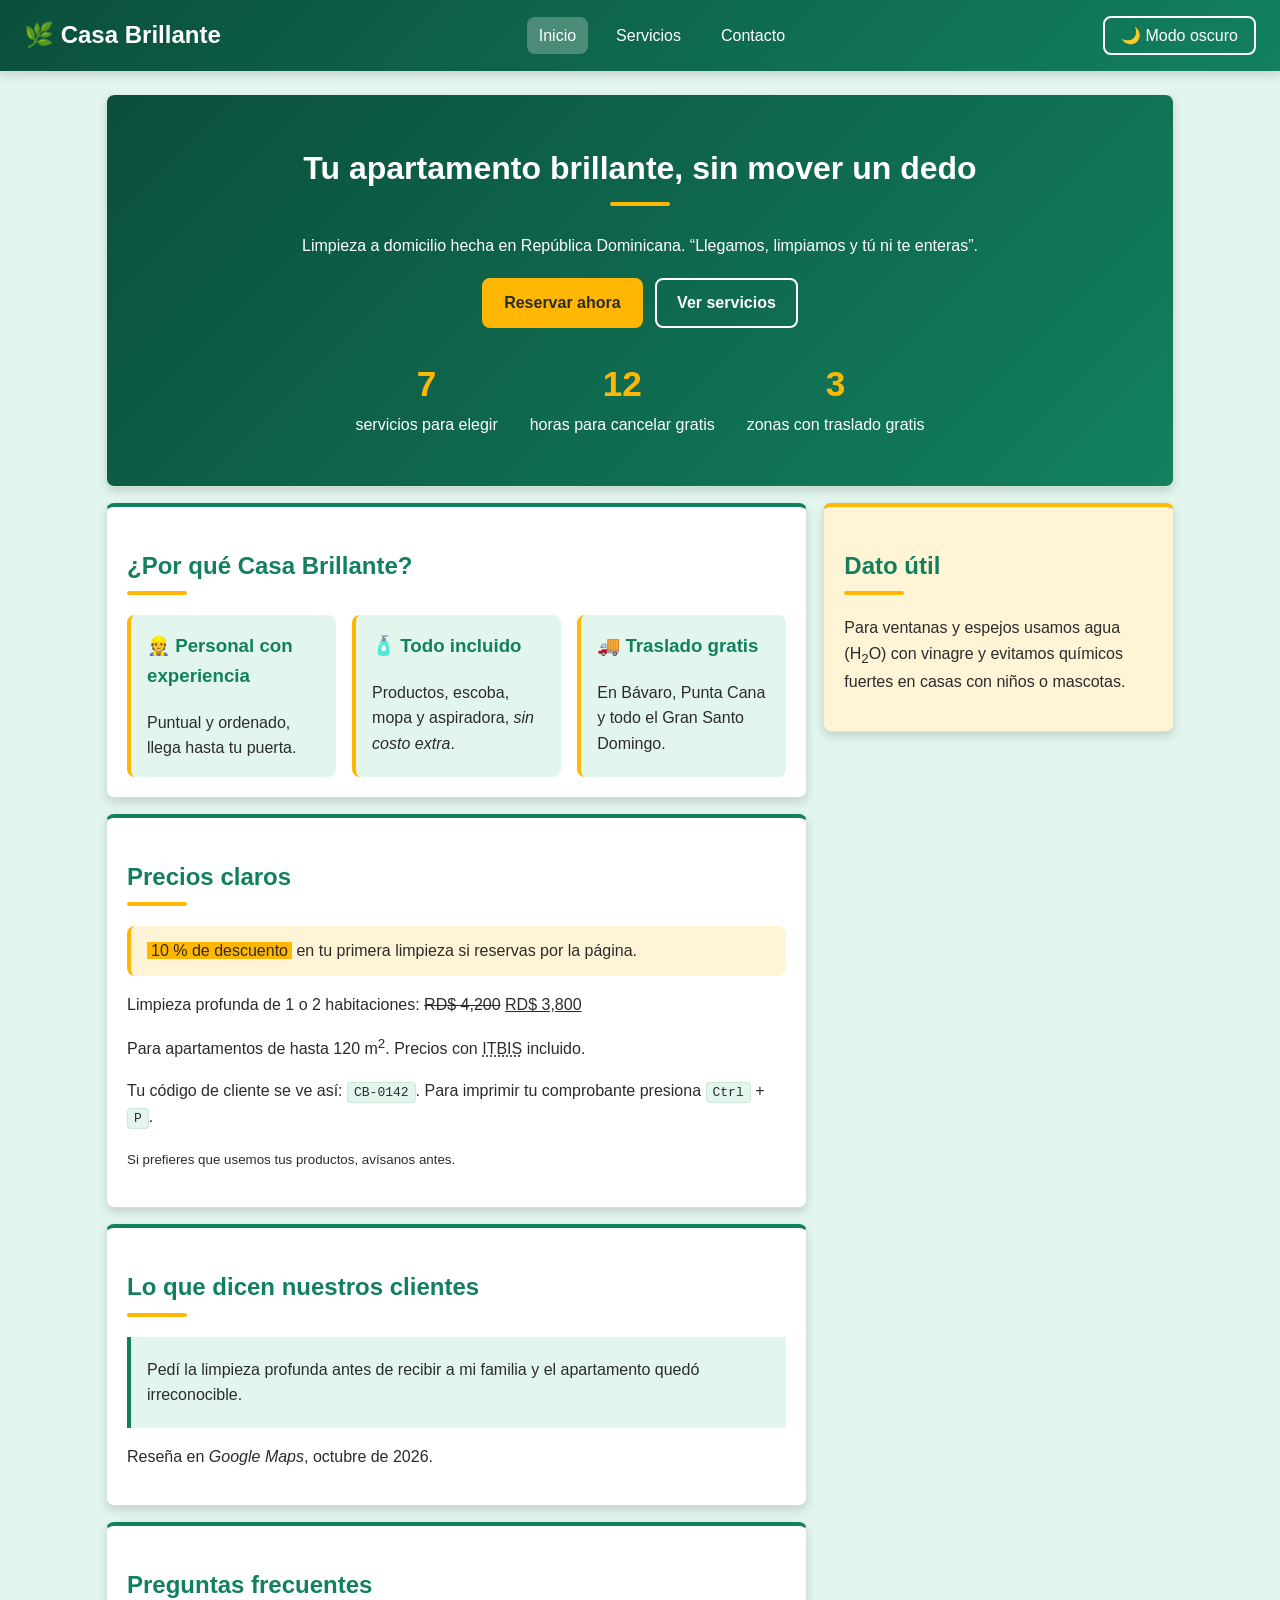
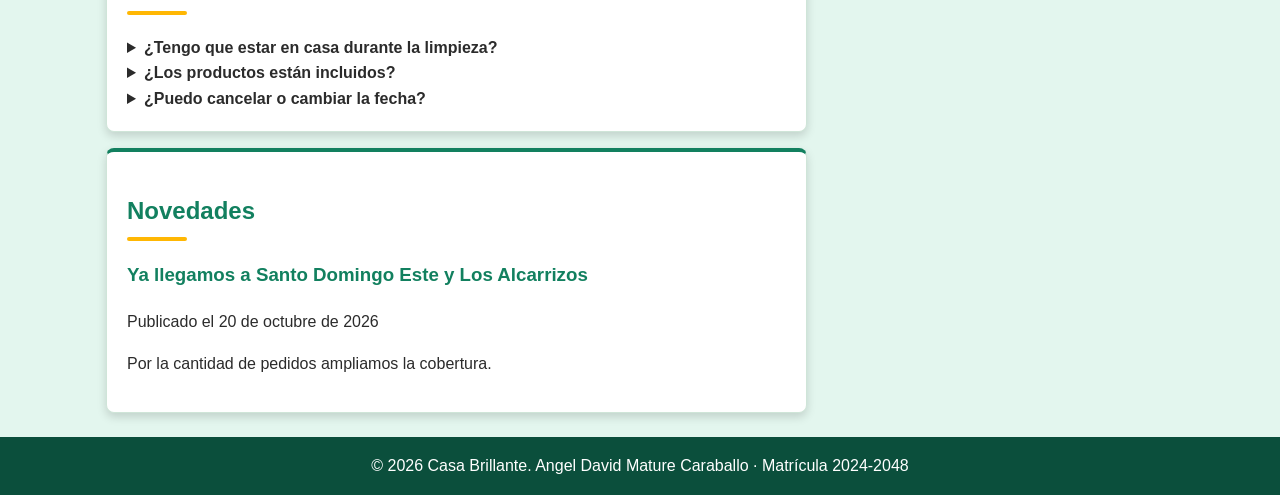
<file: index.html>
<!DOCTYPE html>
<html lang="es">
<head>
  <meta charset="UTF-8">
  <meta name="viewport" content="width=device-width, initial-scale=1.0">
  <title>Casa Brillante | Limpieza de apartamentos a domicilio</title>
  <meta name="description" content="Casa Brillante limpia tu apartamento en Punta Cana sin que salgas de casa. Personal con experiencia, productos incluidos y precios claros.">
  <link rel="stylesheet" href="css/estilos.css">
  <script src="js/app.js" defer></script>
</head>
<body>

  <header>
    <h1>🌿 Casa Brillante</h1>
    <button id="btnMenu" type="button" aria-expanded="false" aria-controls="menu">☰ Menú</button>
    <nav>
      <ul id="menu">
        <li><a href="index.html" aria-current="page">Inicio</a></li>
        <li><a href="servicios.html">Servicios</a></li>
        <li><a href="contacto.html">Contacto</a></li>
      </ul>
    </nav>
    <button id="btnOscuro" type="button">🌙 Modo oscuro</button>
  </header>

  <main>

    <section class="hero">
      <h2>Tu apartamento brillante, sin mover un dedo</h2>
      <p>Limpieza a domicilio hecha en República Dominicana. <q>Llegamos, limpiamos y tú ni te enteras</q>.</p>
      <p>
        <a class="boton" href="contacto.html#formulario">Reservar ahora</a>
        <a class="boton secundario" href="servicios.html">Ver servicios</a>
      </p>
      <ul class="estadisticas">
        <li><strong class="numero" data-meta="7">7</strong> servicios para elegir</li>
        <li><strong class="numero" data-meta="12">12</strong> horas para cancelar gratis</li>
        <li><strong class="numero" data-meta="3">3</strong> zonas con traslado gratis</li>
      </ul>
    </section>

    <section>
      <h2>¿Por qué <strong>Casa Brillante</strong>?</h2>
      <ul class="beneficios">
        <li>
          <h3>👷 Personal con experiencia</h3>
          <p>Puntual y ordenado, llega hasta tu puerta.</p>
        </li>
        <li>
          <h3>🧴 Todo incluido</h3>
          <p>Productos, escoba, mopa y aspiradora, <em>sin costo extra</em>.</p>
        </li>
        <li>
          <h3>🚚 Traslado gratis</h3>
          <p>En Bávaro, Punta Cana y todo el Gran Santo Domingo.</p>
        </li>
      </ul>
    </section>

    <section>
      <h2>Precios claros</h2>
      <p class="oferta"><mark>10 % de descuento</mark> en tu primera limpieza si reservas por la página.</p>
      <p>Limpieza profunda de 1 o 2 habitaciones: <del>RD$ 4,200</del> <ins>RD$ 3,800</ins></p>
      <p>
        Para apartamentos de hasta 120 m<sup>2</sup>. Precios con
        <abbr title="Impuesto sobre Transferencias de Bienes Industrializados y Servicios">ITBIS</abbr> incluido.
      </p>
      <p>
        Tu código de cliente se ve así: <code>CB-0142</code>.
        Para imprimir tu comprobante presiona <kbd>Ctrl</kbd> + <kbd>P</kbd>.
      </p>
      <p><small>Si prefieres que usemos tus productos, avísanos antes.</small></p>
    </section>

    
    <section>
      <h2>Lo que dicen nuestros clientes</h2>
      <blockquote>
        <p>Pedí la limpieza profunda antes de recibir a mi familia y el apartamento quedó irreconocible.</p>
      </blockquote>
      <p>Reseña en <cite>Google Maps</cite>, octubre de 2026.</p>
    </section>

    <section>
      <h2>Preguntas frecuentes</h2>
      <details>
        <summary>¿Tengo que estar en casa durante la limpieza?</summary>
        <p>No es obligatorio. Puedes dejar instrucciones y coordinar con tu portería.</p>
      </details>
      <details>
        <summary>¿Los productos están incluidos?</summary>
        <p>Sí. Llevamos productos, trapos, escoba, mopa y aspiradora.</p>
      </details>
      <details>
        <summary>¿Puedo cancelar o cambiar la fecha?</summary>
        <p>Sí. Hasta 12 horas antes es gratis; después se cobra el 25 % del servicio.</p>
      </details>
    </section>

    <article>
      <h2>Novedades</h2>
      <h3>Ya llegamos a Santo Domingo Este y Los Alcarrizos</h3>
      <p>Publicado el <time datetime="2026-10-20">20 de octubre de 2026</time></p>
      <p>Por la cantidad de pedidos ampliamos la cobertura.</p>
    </article>

    <aside>
      <h2>Dato útil</h2>
      <p>Para ventanas y espejos usamos agua (H<sub>2</sub>O) con vinagre y evitamos químicos fuertes en casas con niños o mascotas.</p>
    </aside>

  </main>

  <footer>
    <p>© <span id="anio">2026</span> Casa Brillante. Angel David Mature Caraballo · Matrícula 2024-2048</p>
  </footer>
</body>
</html>
</file>
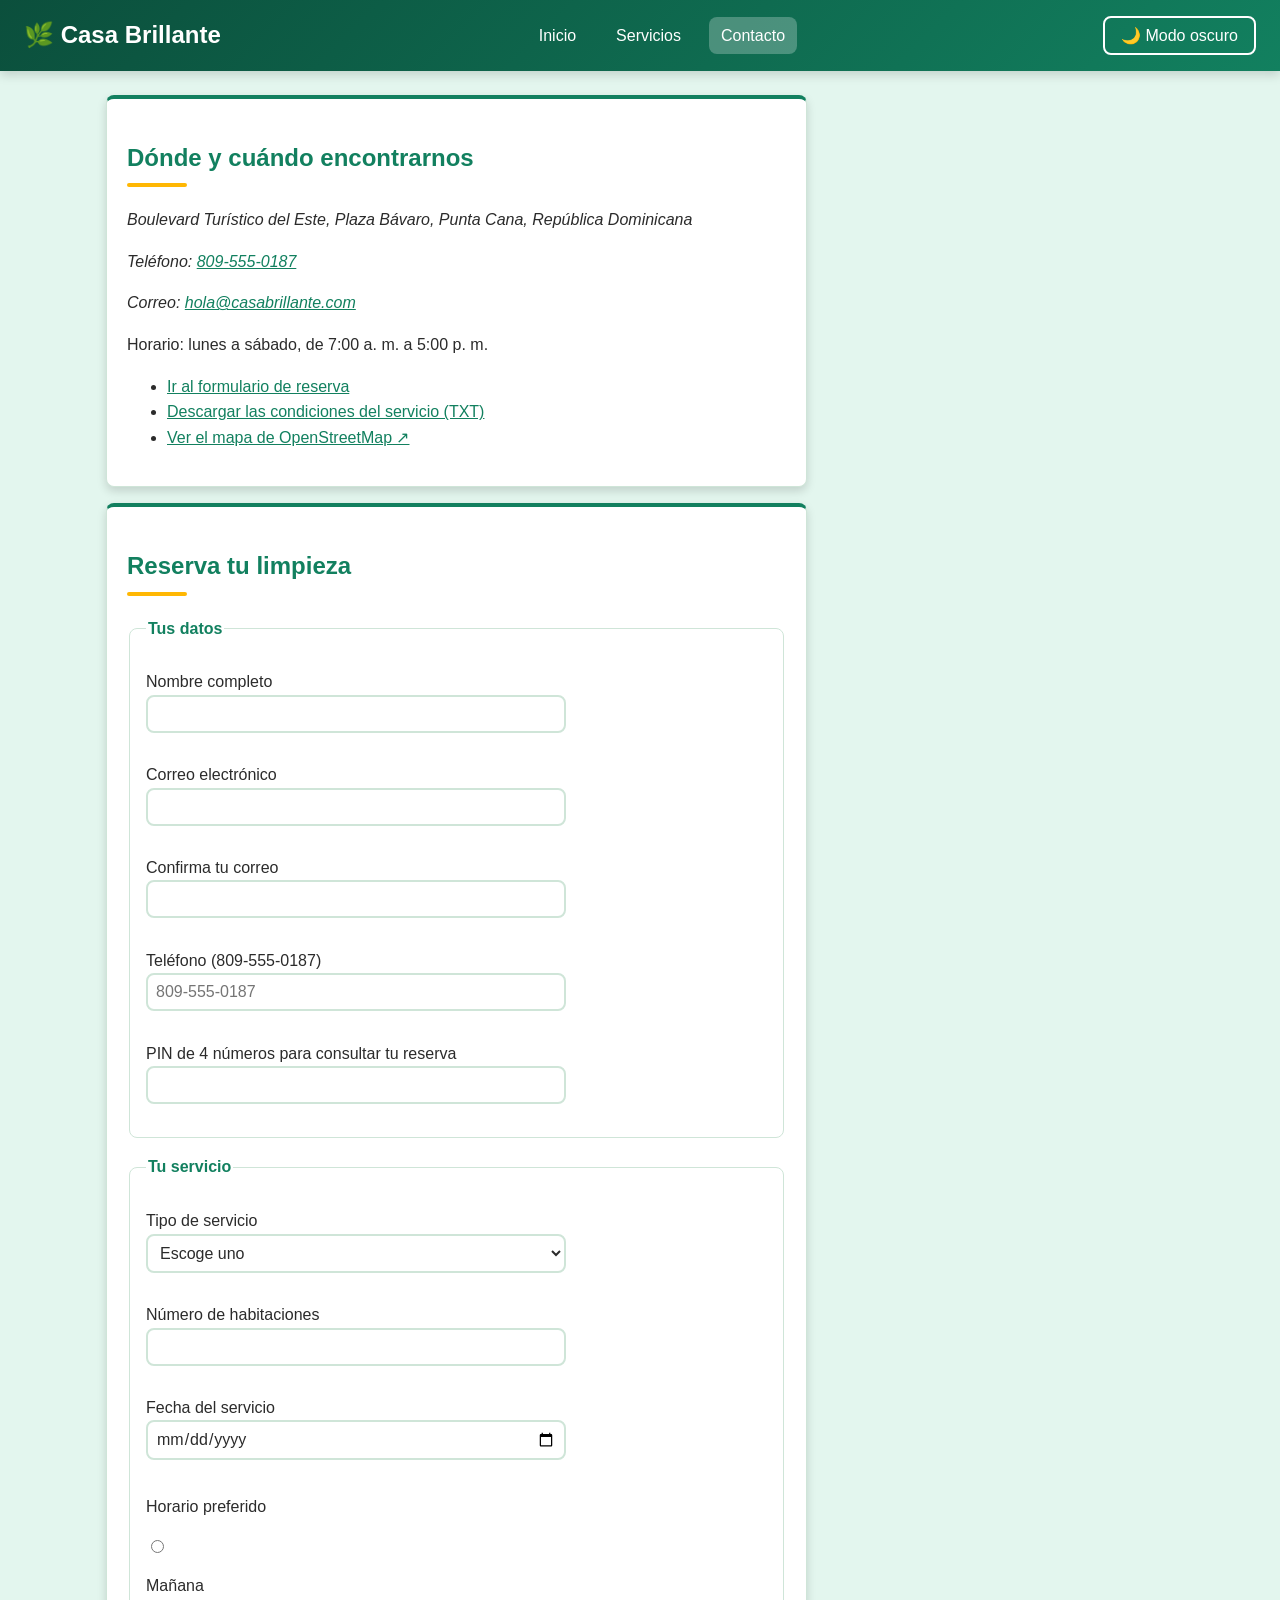
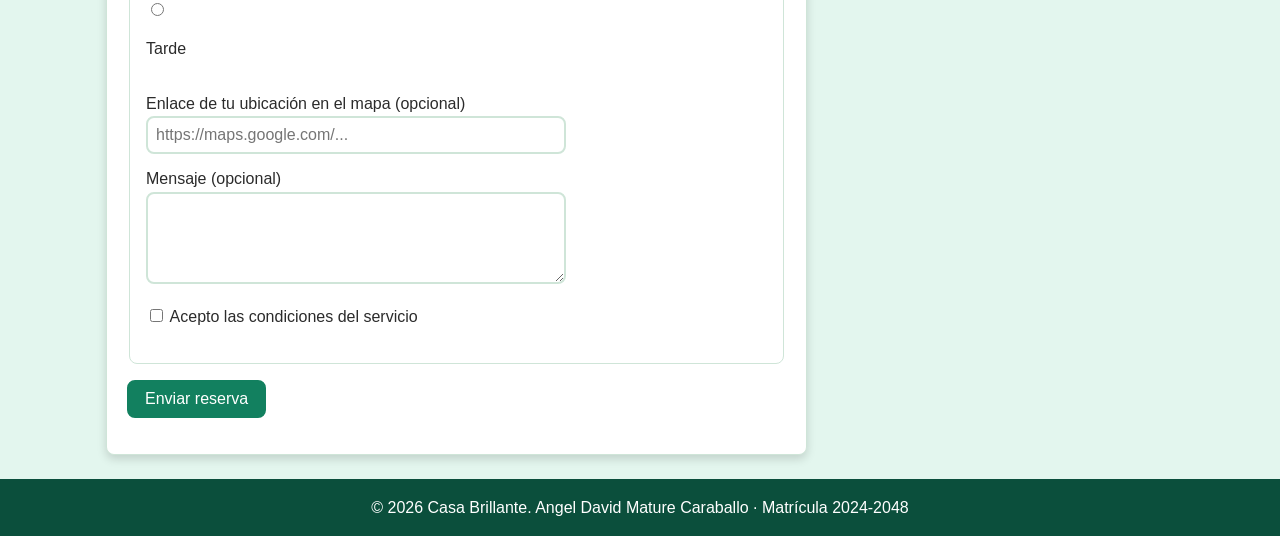
<file: contacto.html>
<!DOCTYPE html>
<html lang="es">
<head>
  <meta charset="UTF-8">
  <meta name="viewport" content="width=device-width, initial-scale=1.0">
  <title>Contacto y reservas | Casa Brillante</title>
  <meta name="description" content="Reserva tu limpieza a domicilio con Casa Brillante. Llena el formulario, llámanos o escríbenos por correo.">
  <link rel="stylesheet" href="css/estilos.css">
  <script src="js/app.js" defer></script>
</head>
<body>

  <header>
    <h1>🌿 Casa Brillante</h1>
    <button id="btnMenu" type="button" aria-expanded="false" aria-controls="menu">☰ Menú</button>
    <nav>
      <ul id="menu">
        <li><a href="index.html">Inicio</a></li>
        <li><a href="servicios.html">Servicios</a></li>
        <li><a href="contacto.html" aria-current="page">Contacto</a></li>
      </ul>
    </nav>
    <button id="btnOscuro" type="button">🌙 Modo oscuro</button>
  </header>

  <main>

    <section id="datos">
      <h2>Dónde y cuándo encontrarnos</h2>
      <address>
        <p>Boulevard Turístico del Este, Plaza Bávaro, Punta Cana, República Dominicana</p>
        <p>Teléfono: <a href="tel:+18095550187">809-555-0187</a></p>
        <p>Correo: <a href="mailto:hola@casabrillante.com">hola@casabrillante.com</a></p>
      </address>
      <p>Horario: lunes a sábado, de <time datetime="07:00">7:00 a. m.</time> a <time datetime="17:00">5:00 p. m.</time></p>
      <ul>
        <li><a href="#formulario">Ir al formulario de reserva</a></li>
        <li><a href="docs/condiciones-del-servicio.txt" download>Descargar las condiciones del servicio (TXT)</a></li>
        <li><a href="https://www.openstreetmap.org/" target="_blank" rel="noopener">Ver el mapa de OpenStreetMap</a></li>
      </ul>
    </section>

    <section id="formulario">
      <h2>Reserva tu limpieza</h2>
      <form id="formReserva" action="#" method="post" novalidate>

        <fieldset>
          <legend>Tus datos</legend>

          <label for="nombre">Nombre completo</label>
          <input type="text" id="nombre" name="nombre" required minlength="5" maxlength="60" aria-describedby="error-nombre">
          <span class="error" id="error-nombre"></span>

          <label for="correo">Correo electrónico</label>
          <input type="email" id="correo" name="correo" required aria-describedby="error-correo">
          <span class="error" id="error-correo"></span>

          <label for="correo2">Confirma tu correo</label>
          <input type="email" id="correo2" name="correo2" required aria-describedby="error-correo2">
          <span class="error" id="error-correo2"></span>

          <label for="telefono">Teléfono (809-555-0187)</label>
          <input type="tel" id="telefono" name="telefono" required pattern="[0-9]{3}-[0-9]{3}-[0-9]{4}" placeholder="809-555-0187" aria-describedby="error-telefono">
          <span class="error" id="error-telefono"></span>

          <label for="pin">PIN de 4 números para consultar tu reserva</label>
          <input type="password" id="pin" name="pin" required minlength="4" maxlength="4" pattern="[0-9]{4}" aria-describedby="error-pin">
          <span class="error" id="error-pin"></span>
        </fieldset>

        <fieldset>
          <legend>Tu servicio</legend>

          <label for="servicio">Tipo de servicio</label>
          <select id="servicio" name="servicio" required aria-describedby="error-servicio">
            <option value="">Escoge uno</option>
            <optgroup label="Limpieza del hogar">
              <option value="regular">Limpieza regular</option>
              <option value="profunda">Limpieza profunda</option>
            </optgroup>
            <optgroup label="Extras">
              <option value="ventanas">Ventanas y balcón</option>
              <option value="colchon">Lavado de colchón</option>
            </optgroup>
          </select>
          <span class="error" id="error-servicio"></span>

          <label for="habitaciones">Número de habitaciones</label>
          <input type="number" id="habitaciones" name="habitaciones" required min="1" max="5" aria-describedby="error-habitaciones">
          <span class="error" id="error-habitaciones"></span>

          <label for="fecha">Fecha del servicio</label>
          <input type="date" id="fecha" name="fecha" required aria-describedby="error-fecha">
          <span class="error" id="error-fecha"></span>

          <p>Horario preferido</p>
          <input type="radio" id="horario-manana" name="horario" value="mañana" required aria-describedby="error-horario">
          <label for="horario-manana">Mañana</label>
          <input type="radio" id="horario-tarde" name="horario" value="tarde">
          <label for="horario-tarde">Tarde</label>
          <span class="error" id="error-horario"></span>

          <label for="ubicacion">Enlace de tu ubicación en el mapa (opcional)</label>
          <input type="url" id="ubicacion" name="ubicacion" placeholder="https://maps.google.com/...">

          <label for="mensaje">Mensaje (opcional)</label>
          <textarea id="mensaje" name="mensaje" rows="4" maxlength="300"></textarea>

          <label for="terminos"><input type="checkbox" id="terminos" name="terminos" required aria-describedby="error-terminos"> Acepto las condiciones del servicio</label>
          <span class="error" id="error-terminos"></span>
        </fieldset>

        <button type="submit">Enviar reserva</button>
        <p id="resultado" role="status"></p>
      </form>
    </section>

  </main>

  <footer>
    <p>© <span id="anio">2026</span> Casa Brillante. Angel David Mature Caraballo · Matrícula 2024-2048</p>
  </footer>
</body>
</html>
</file>
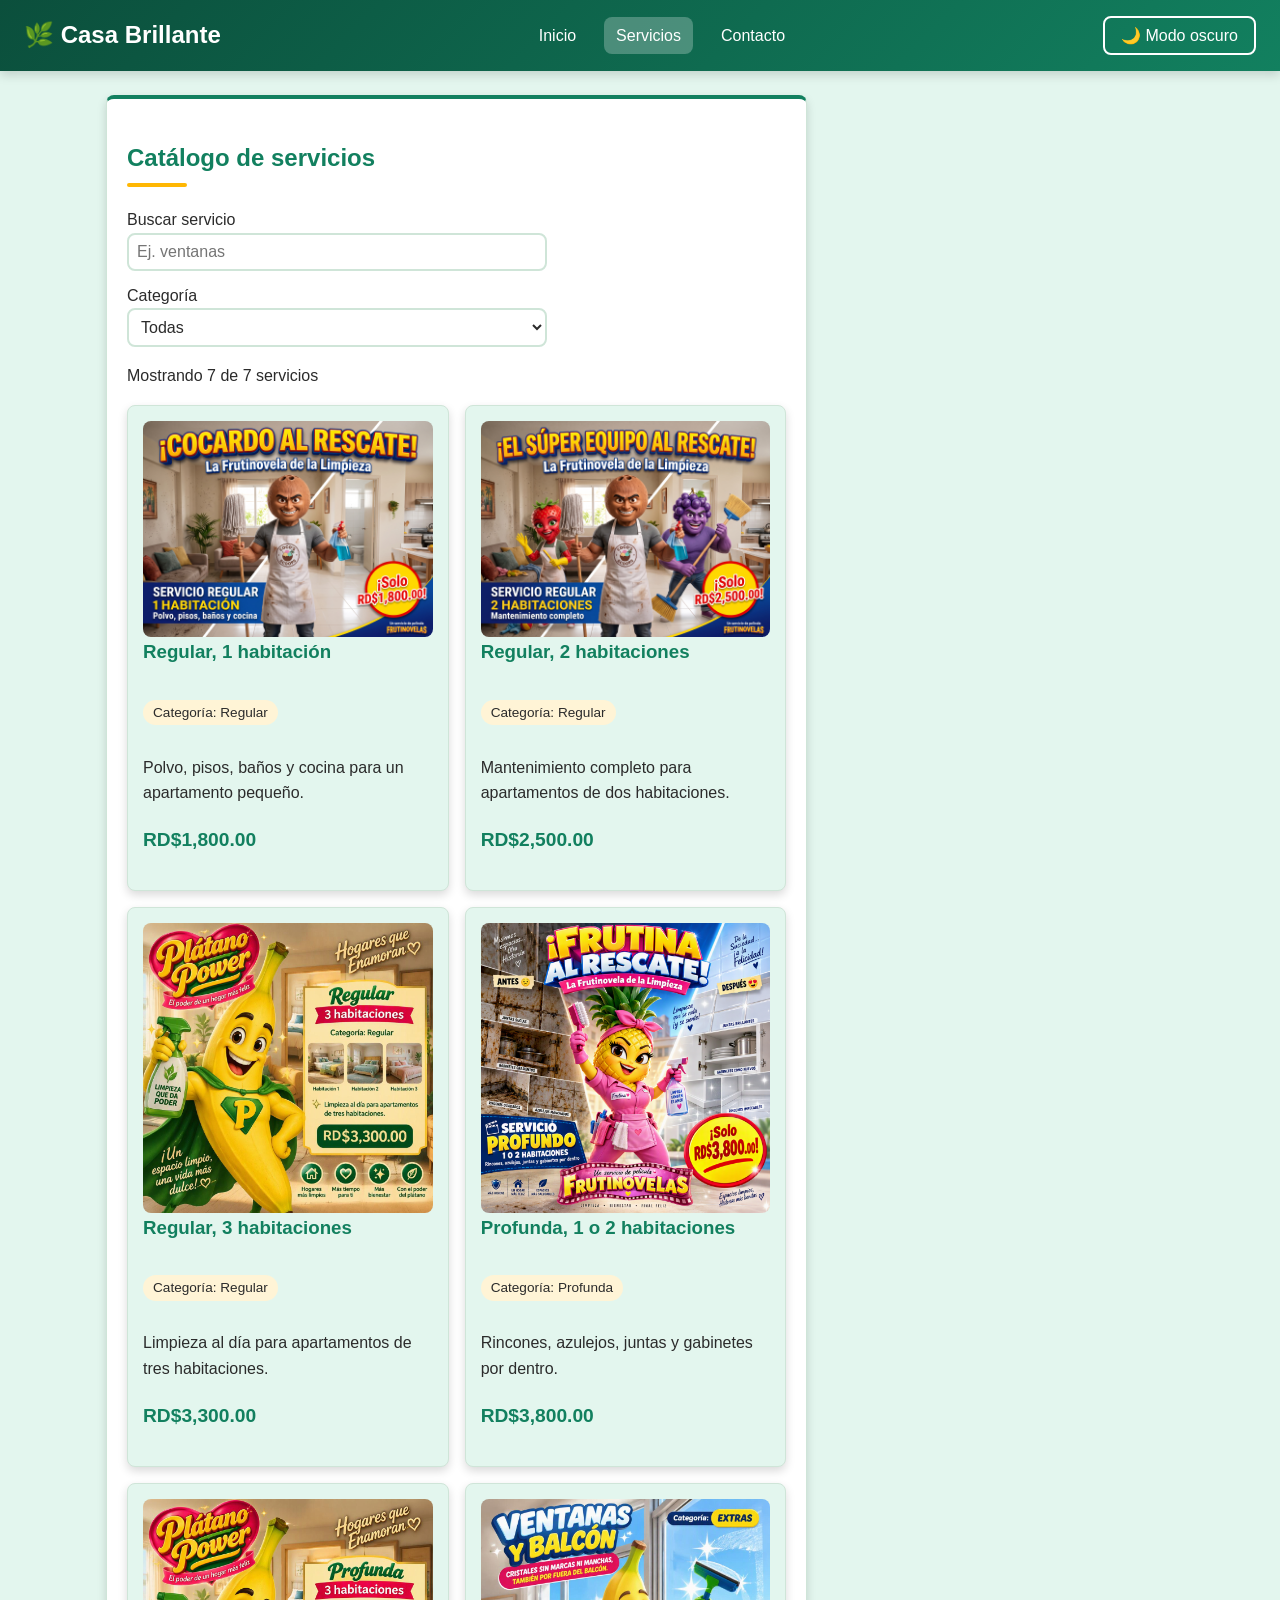
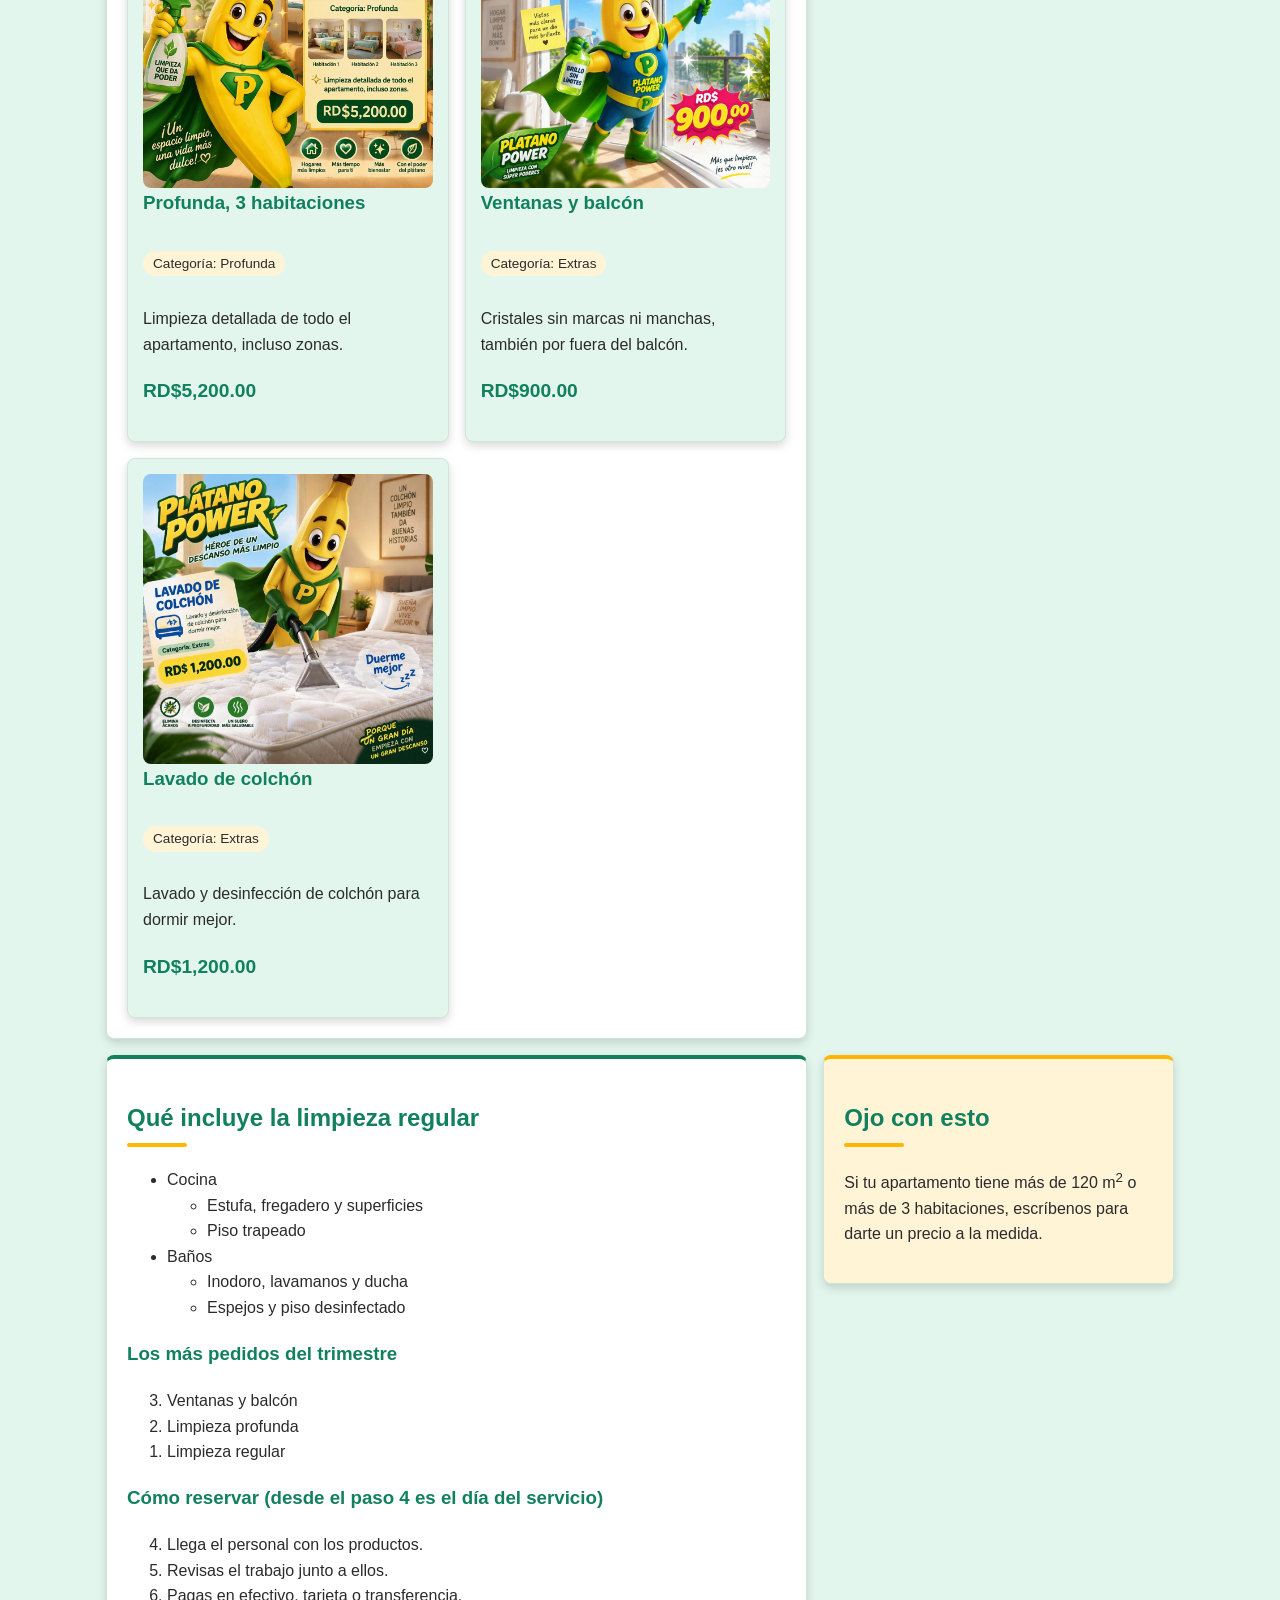
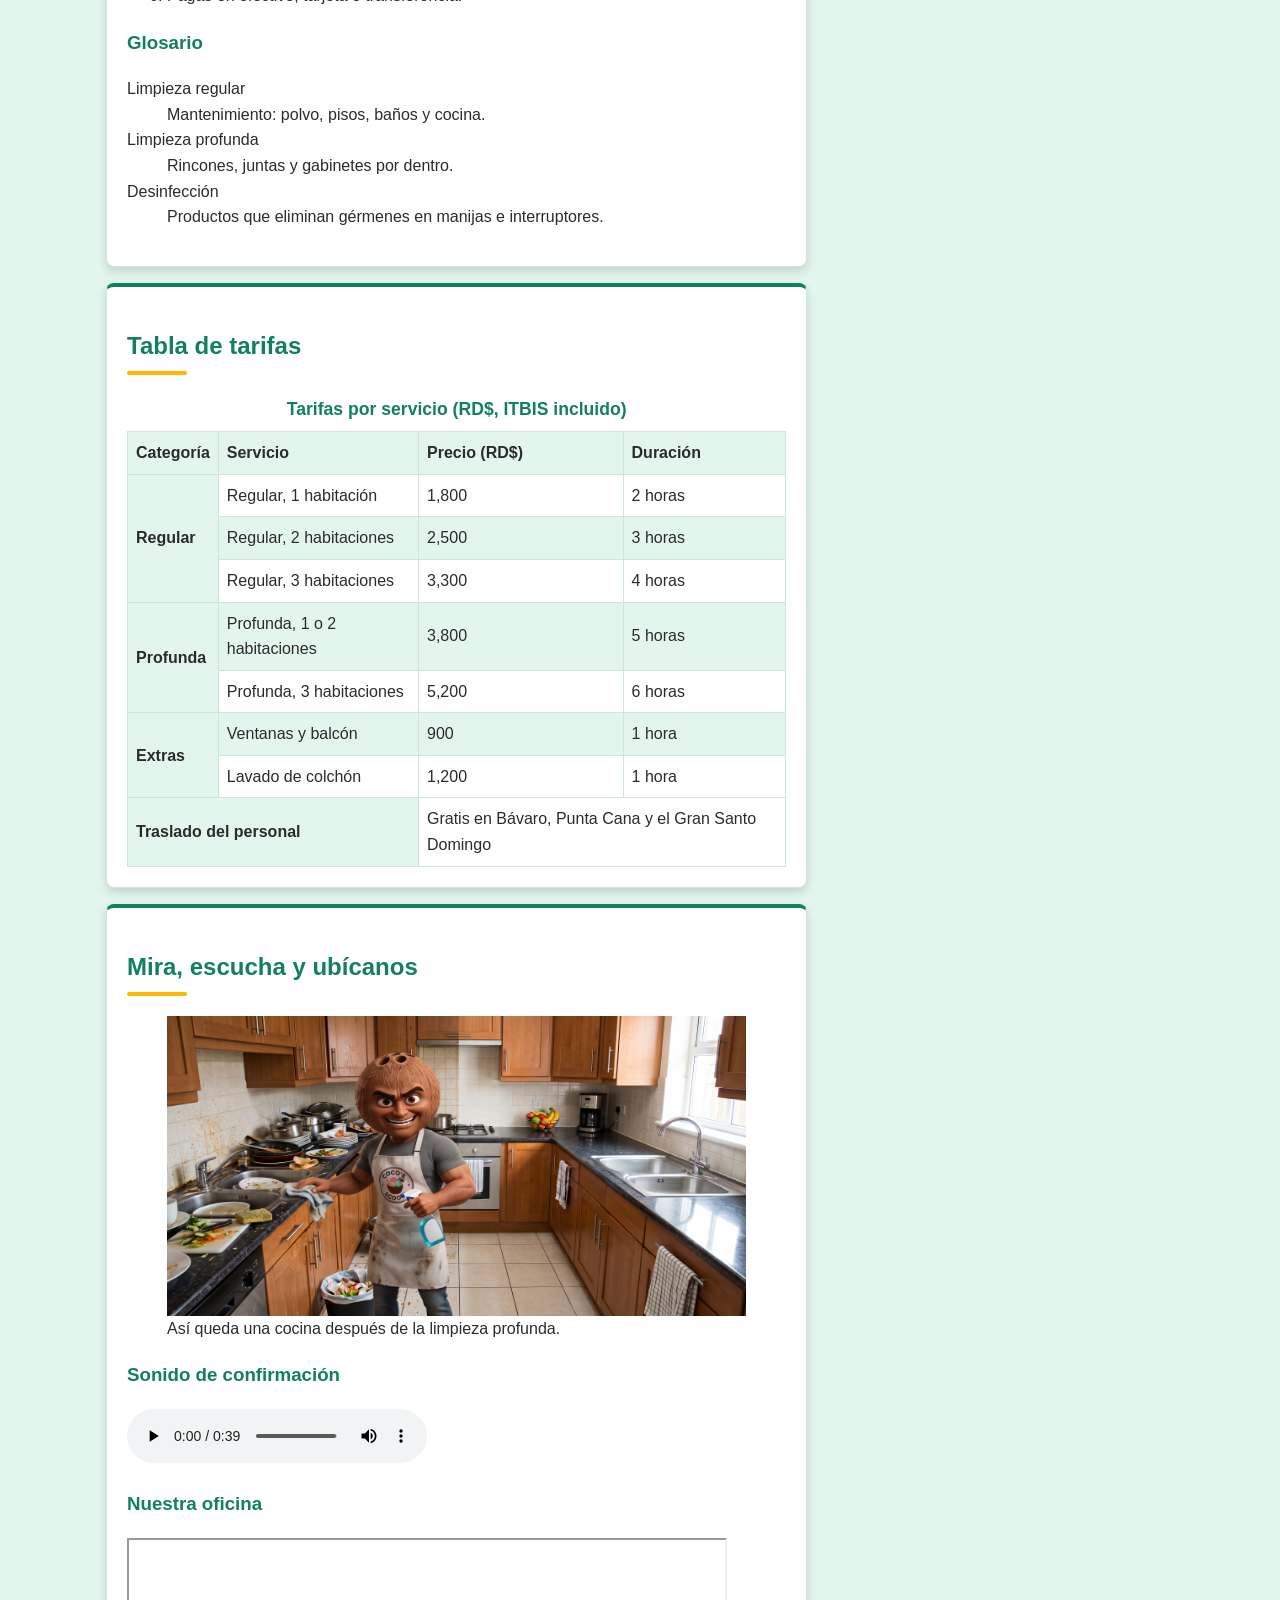
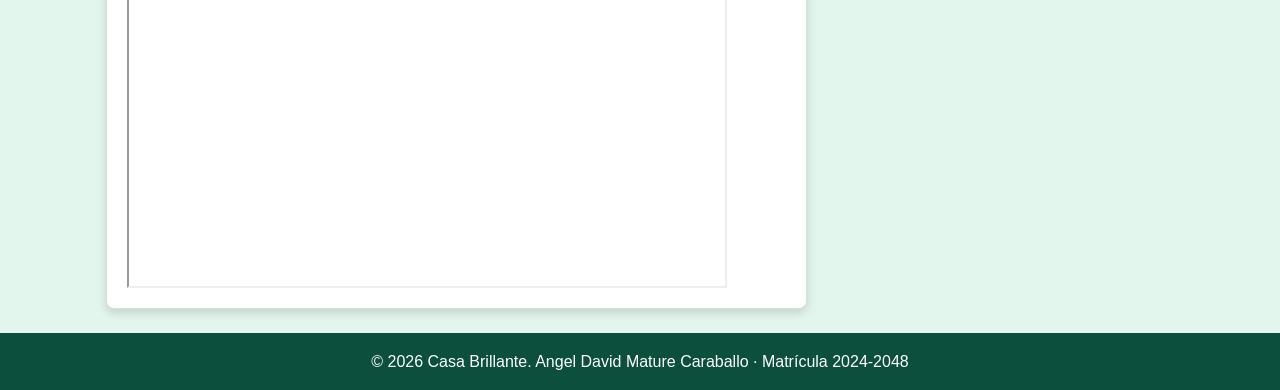
<file: servicios.html>
<!DOCTYPE html>
<html lang="es">
<head>
  <meta charset="UTF-8">
  <meta name="viewport" content="width=device-width, initial-scale=1.0">
  <title>Servicios y tarifas | Casa Brillante</title>
  <meta name="description" content="Catálogo de servicios de Casa Brillante: limpieza regular, profunda y extras. Busca, filtra y revisa la tabla de tarifas.">
  <link rel="stylesheet" href="css/estilos.css">
  <script src="js/app.js" defer></script>
</head>
<body>

  <header>
    <h1>🌿 Casa Brillante</h1>
    <button id="btnMenu" type="button" aria-expanded="false" aria-controls="menu">☰ Menú</button>
    <nav>
      <ul id="menu">
        <li><a href="index.html">Inicio</a></li>
        <li><a href="servicios.html" aria-current="page">Servicios</a></li>
        <li><a href="contacto.html">Contacto</a></li>
      </ul>
    </nav>
    <button id="btnOscuro" type="button">🌙 Modo oscuro</button>
  </header>

  <main>

    <section>
      <h2>Catálogo de servicios</h2>
      <label for="buscador">Buscar servicio</label>
      <input type="search" id="buscador" name="buscador" placeholder="Ej. ventanas">
      
      <label for="filtro">Categoría</label>
      <select id="filtro" name="filtro">
        <option value="todas">Todas</option>
        <option value="Regular">Regular</option>
        <option value="Profunda">Profunda</option>
        <option value="Extras">Extras</option>
      </select>
      
      <p id="contador"></p>
      <div id="catalogo"></div>
    </section>

    <section>
      <h2>Qué incluye la limpieza regular</h2>
      <ul>
        <li>Cocina
          <ul>
            <li>Estufa, fregadero y superficies</li>
            <li>Piso trapeado</li>
          </ul>
        </li>
        <li>Baños
          <ul>
            <li>Inodoro, lavamanos y ducha</li>
            <li>Espejos y piso desinfectado</li>
          </ul>
        </li>
      </ul>

      <h3>Los más pedidos del trimestre</h3>
      <ol reversed>
        <li>Ventanas y balcón</li>
        <li>Limpieza profunda</li>
        <li>Limpieza regular</li>
      </ol>

      <h3>Cómo reservar (desde el paso 4 es el día del servicio)</h3>
      <ol start="4">
        <li>Llega el personal con los productos.</li>
        <li>Revisas el trabajo junto a ellos.</li>
        <li>Pagas en efectivo, tarjeta o transferencia.</li>
      </ol>

      <h3>Glosario</h3>
      <dl>
        <dt>Limpieza regular</dt>
        <dd>Mantenimiento: polvo, pisos, baños y cocina.</dd>
        <dt>Limpieza profunda</dt>
        <dd>Rincones, juntas y gabinetes por dentro.</dd>
        <dt>Desinfección</dt>
        <dd>Productos que eliminan gérmenes en manijas e interruptores.</dd>
      </dl>
    </section>

    <section>
      <h2>Tabla de tarifas</h2>
      <table>
        <caption>Tarifas por servicio (RD$, ITBIS incluido)</caption>
        <thead>
          <tr>
            <th scope="col">Categoría</th>
            <th scope="col">Servicio</th>
            <th scope="col">Precio (RD$)</th>
            <th scope="col">Duración</th>
          </tr>
        </thead>
        <tbody>
          <tr>
            <th scope="row" rowspan="3">Regular</th>
            <td>Regular, 1 habitación</td><td>1,800</td><td>2 horas</td>
          </tr>
          <tr><td>Regular, 2 habitaciones</td><td>2,500</td><td>3 horas</td></tr>
          <tr><td>Regular, 3 habitaciones</td><td>3,300</td><td>4 horas</td></tr>
          <tr>
            <th scope="row" rowspan="2">Profunda</th>
            <td>Profunda, 1 o 2 habitaciones</td><td>3,800</td><td>5 horas</td>
          </tr>
          <tr><td>Profunda, 3 habitaciones</td><td>5,200</td><td>6 horas</td></tr>
          <tr>
            <th scope="row" rowspan="2">Extras</th>
            <td>Ventanas y balcón</td><td>900</td><td>1 hora</td>
          </tr>
          <tr><td>Lavado de colchón</td><td>1,200</td><td>1 hora</td></tr>
        </tbody>
        <tfoot>
          <tr>
            <th scope="row" colspan="2">Traslado del personal</th>
            <td colspan="2">Gratis en Bávaro, Punta Cana y el Gran Santo Domingo</td>
          </tr>
        </tfoot>
      </table>
    </section>

    <section>
      <h2>Mira, escucha y ubícanos</h2>
      <figure>
        <img src="img/cocina-limpia.jpg" alt="Cocina de apartamento limpia, con la estufa y el mesón brillantes" width="600" height="300">
        <figcaption>Así queda una cocina después de la limpieza profunda.</figcaption>
      </figure>
      
      <h3>Sonido de confirmación</h3>
      <audio controls>
        <source src="audio/servicio-confirmado.mp3" type="audio/mpeg">
        Tu navegador no puede reproducir audio.
      </audio>
      
      <h3>Nuestra oficina</h3>
      <iframe title="Mapa de OpenStreetMap con la zona de Bávaro, en Punta Cana, donde está nuestra oficina" src="https://www.openstreetmap.org/export/embed.html?bbox=-68.47%2C18.70%2C-68.43%2C18.73&amp;layer=mapnik" width="600" height="350"></iframe>
    </section>
  
    <aside>
      <h2>Ojo con esto</h2>
      <p>Si tu apartamento tiene más de 120 m<sup>2</sup> o más de 3 habitaciones, escríbenos para darte un precio a la medida.</p>
    </aside>

  </main>

  <footer>
    <p>© <span id="anio">2026</span> Casa Brillante. Angel David Mature Caraballo · Matrícula 2024-2048</p>
  </footer>
</body>
</html>
</file>
<file: css/estilos.css>
:root {
  --color-fondo: #e3f6ee;
  --color-texto: #2b2b2b;
  --color-principal: #12805f;
  --color-encabezado: #0b4f3c;
  --color-sobre-encabezado: #ffffff;
  --color-tarjeta: #ffffff;
  --color-borde: #cfe5d8;
  --color-error: #c0392b;
  --color-acento: #ffb703;
  --color-sobre-acento: #2b2b2b;
  --color-suave: #fff4d6;
  --fuente: "Poppins", Arial, sans-serif;
  --espacio: 16px;
  --radio: 8px;
  --sombra: 0 4px 10px rgba(0, 0, 0, 0.15);
}

body.oscuro {
  --color-fondo: #1c1f1d;
  --color-texto: #f1f1f1;
  --color-principal: #4fb98a;
  --color-encabezado: #1f4d39;
  --color-tarjeta: #2a2e2c;
  --color-borde: #4a5a52;
  --color-error: #ff8a7a;
  --color-acento: #d99a1e;
  --color-suave: #3b3524;
}

* {
  box-sizing: border-box;
}

body {
  margin: 0;
  min-height: 100vh;
  display: flex;
  flex-direction: column;
  font-family: var(--fuente);
  line-height: 1.6;
  background: var(--color-fondo);
  color: var(--color-texto);
  transition: background 0.3s, color 0.3s;
}

h2, h3 { color: var(--color-principal); }
a { color: var(--color-principal); }
a[target="_blank"]::after { content: " ↗"; }
img, iframe { max-width: 100%; display: block;}

code, kbd {
  padding: 2px 6px;
  border: 1px solid var(--color-borde);
  border-radius: 4px;
  background: var(--color-fondo);
}

blockquote {
  margin: var(--espacio) 0;
  padding: 4px var(--espacio);
  border-left: 4px solid var(--color-principal);
  background: var(--color-fondo);
}

summary { font-weight: bold; cursor: pointer; }

:focus-visible {
  outline: 3px solid var(--color-principal);
  outline-offset: 2px;
}

header {
  display: flex;
  flex-wrap: wrap;
  justify-content: space-between;
  align-items: center;
  gap: var(--espacio);
  padding: var(--espacio) 24px;
  background: linear-gradient(135deg, var(--color-encabezado), var(--color-principal));
  box-shadow: var(--sombra);
  color: var(--color-sobre-encabezado);
}

header h1 { margin: 0; font-size: 1.5rem; }

nav ul {
  display: flex;
  gap: var(--espacio);
  margin: 0;
  padding: 0;
  list-style: none;
}

nav a {
  display: block;
  padding: 6px 12px;
  border-radius: var(--radio);
  color: var(--color-sobre-encabezado);
  text-decoration: none;
  transition: background 0.3s;
}

nav a:hover,
nav a[aria-current="page"] {
  background: rgba(255, 255, 255, 0.25);
}

header > button[aria-controls] { display: none; }

header button {
  background: transparent;
  border-color: var(--color-sobre-encabezado);
}

header button:hover {
  background: rgba(255, 255, 255, 0.25);
}

main {
  flex-grow: 1;
  display: grid;
  grid-template-columns: minmax(0, 2fr) minmax(0, 1fr);
  gap: var(--espacio);
  align-items: start;
  width: 100%;
  max-width: 1100px;
  margin: 0 auto;
  padding: 24px var(--espacio);
}

main > section, main > article { grid-column: 1; }
aside { grid-column: 2; grid-row: 2; }

section, article, aside {
  padding: 20px;
  border: 1px solid var(--color-borde);
  border-top: 4px solid var(--color-principal);
  border-radius: var(--radio);
  background: var(--color-tarjeta);
  box-shadow: var(--sombra);
  overflow-x: auto;
}

#catalogo {
  display: grid;
  grid-template-columns: repeat(auto-fit, minmax(220px, 1fr));
  gap: var(--espacio);
  margin-top: var(--espacio);
}

.tarjeta {
  border: 1px solid var(--color-borde);
  border-radius: var(--radio);
  background: var(--color-fondo);
  transition: transform 0.3s, box-shadow 0.3s;
  overflow: hidden;
  padding: 15px;
}

.tarjeta:hover {
  transform: translateY(-4px);
  box-shadow: var(--sombra);
}

.tarjeta h3 { margin-top: 0; }
.precio { font-size: 1.2rem; font-weight: bold; color: var(--color-principal); }
.tarjeta img { width: 100%; border-radius: var(--radio); transition: transform 0.4s; }
.tarjeta:hover img { transform: scale(1.05); }

.categoria {
  display: inline-block;
  padding: 2px 10px;
  border-radius: 999px;
  background: var(--color-suave);
  font-size: 0.85rem;
}

table { width: 100%; border-collapse: collapse; }
caption { margin-bottom: 8px; font-weight: bold; font-size: 1.1rem; color: var(--color-principal); }
th, td { padding: 8px; border: 1px solid var(--color-borde); text-align: left; }
th { background: var(--color-fondo); }
tr:nth-child(even) td { background: var(--color-fondo); }

fieldset {
  margin-bottom: var(--espacio);
  padding: var(--espacio);
  border: 1px solid var(--color-borde);
  border-radius: var(--radio);
}

legend { font-weight: bold; color: var(--color-principal); }
label { display: block; margin-top: 12px; }

input, select, textarea {
  width: 100%;
  max-width: 420px;
  padding: 8px;
  border: 2px solid var(--color-borde);
  border-radius: var(--radio);
  font-family: var(--fuente);
  font-size: 1rem;
  background: var(--color-tarjeta);
  color: var(--color-texto);
}

input[type="checkbox"], input[type="radio"] { width: auto; }

.invalido { border-color: var(--color-error); }
.error { display: block; min-height: 1.2em; color: var(--color-error); font-size: 0.9rem; }
[role="status"] { font-weight: bold; color: var(--color-principal); margin-top: 15px;}

button {
  padding: 8px 16px;
  border: 2px solid var(--color-principal);
  border-radius: var(--radio);
  background: var(--color-principal);
  color: var(--color-sobre-encabezado);
  font-family: var(--fuente);
  font-size: 1rem;
  cursor: pointer;
  transition: background 0.3s, transform 0.3s;
}

button:hover { background: var(--color-encabezado); transform: scale(1.05); }

.volver-arriba {
  position: fixed;
  right: 20px;
  bottom: 20px;
  display: none;
}

.volver-arriba.visible { display: block; }

main > section.hero {
  grid-column: 1 / -1;
  padding: 48px 20px;
  border-top: none;
  background: linear-gradient(135deg, var(--color-encabezado), var(--color-principal), var(--color-encabezado));
  background-size: 200% 200%;
  color: var(--color-sobre-encabezado);
  text-align: center;
}

.hero h2 { margin-top: 0; font-size: 2rem; color: var(--color-sobre-encabezado); }
.hero h2::after { margin: 8px auto 0; }

.boton {
  display: inline-block;
  margin: 4px;
  padding: 10px 20px;
  border: 2px solid var(--color-acento);
  border-radius: var(--radio);
  background: var(--color-acento);
  color: var(--color-sobre-acento);
  font-weight: bold;
  text-decoration: none;
  transition: transform 0.3s;
}

.boton:hover { transform: scale(1.05); }
.boton.secundario { background: transparent; border-color: var(--color-sobre-encabezado); color: var(--color-sobre-encabezado); }

.beneficios {
  display: grid;
  grid-template-columns: repeat(auto-fit, minmax(180px, 1fr));
  gap: var(--espacio);
  margin: 0;
  padding: 0;
  list-style: none;
}

.beneficios li {
  padding: var(--espacio);
  border-left: 4px solid var(--color-acento);
  border-radius: var(--radio);
  background: var(--color-fondo);
  transition: transform 0.3s, box-shadow 0.3s;
}

.beneficios li:hover { transform: translateY(-6px); box-shadow: var(--sombra); }
.beneficios h3 { margin-top: 0; }
.beneficios p { margin-bottom: 0; }

.oferta, aside { background: var(--color-suave); }
.oferta { padding: 12px var(--espacio); border-left: 4px solid var(--color-acento); border-radius: var(--radio); }
aside { border-top-color: var(--color-acento); }

mark { padding: 0 4px; background: var(--color-acento); color: var(--color-sobre-acento); }
h2::after { content: ""; display: block; width: 60px; height: 4px; margin-top: 6px; border-radius: var(--radio); background: var(--color-acento); }

.estadisticas { display: flex; flex-wrap: wrap; justify-content: center; gap: 32px; margin: 24px 0 0; padding: 0; list-style: none; }
.numero { display: block; font-size: 2.2rem; color: var(--color-acento); }

footer { padding: var(--espacio); background: var(--color-encabezado); color: var(--color-sobre-encabezado); text-align: center; }
footer p { margin: 0; }

@media (max-width: 768px) {
  main { grid-template-columns: minmax(0, 1fr); }
  aside { grid-column: 1; grid-row: auto; }
  
  header > button[aria-controls] { display: block; }
  nav { width: 100%; }
  
  nav ul {
    display: none;
    flex-direction: column;
  }
  
  nav ul.abierto { display: flex; }
}

@media (max-width: 480px) {
  header { flex-direction: column; align-items: stretch; text-align: center; }
  main { padding: var(--espacio) 8px; }
  button, .boton { width: 100%; margin: 4px 0;}
  th, td { padding: 4px; font-size: 0.85rem; }
}

@media (prefers-reduced-motion: reduce) {
  * { animation: none !important; transition: none !important; }
}
</file>
